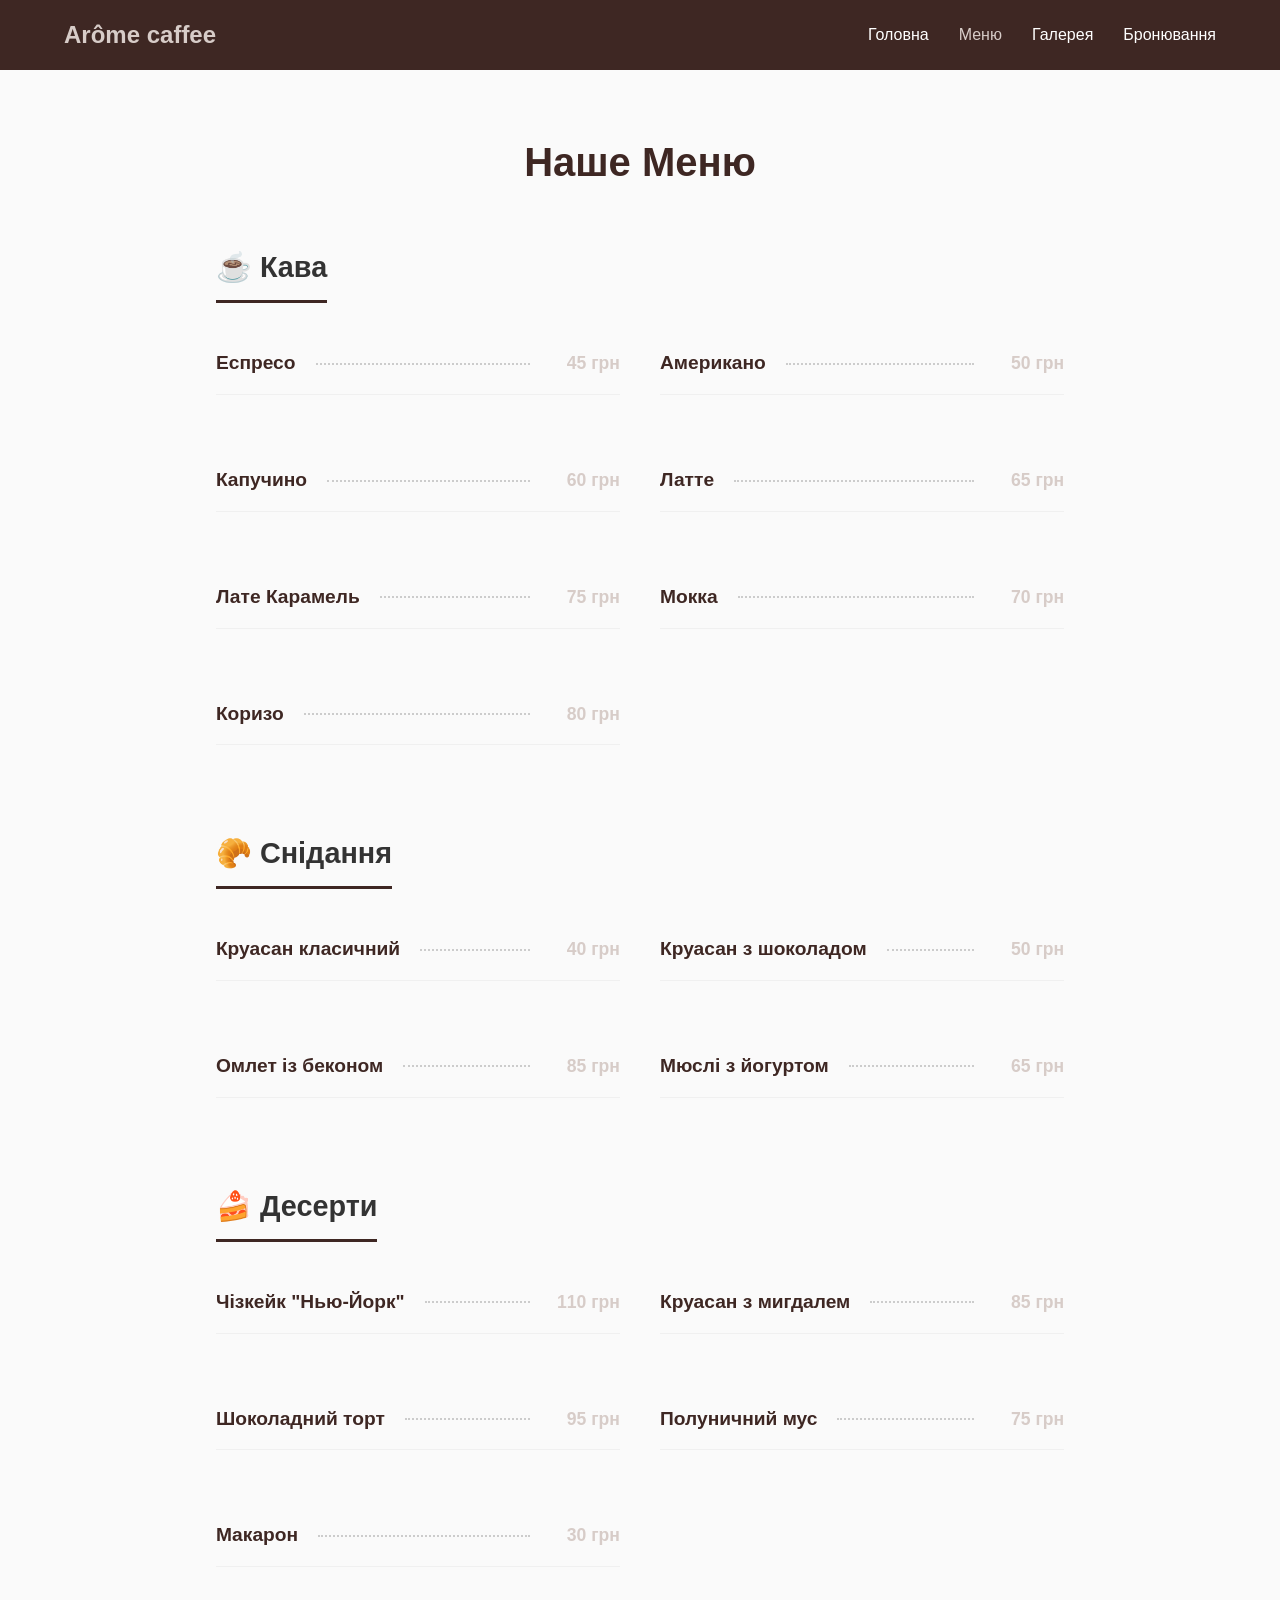
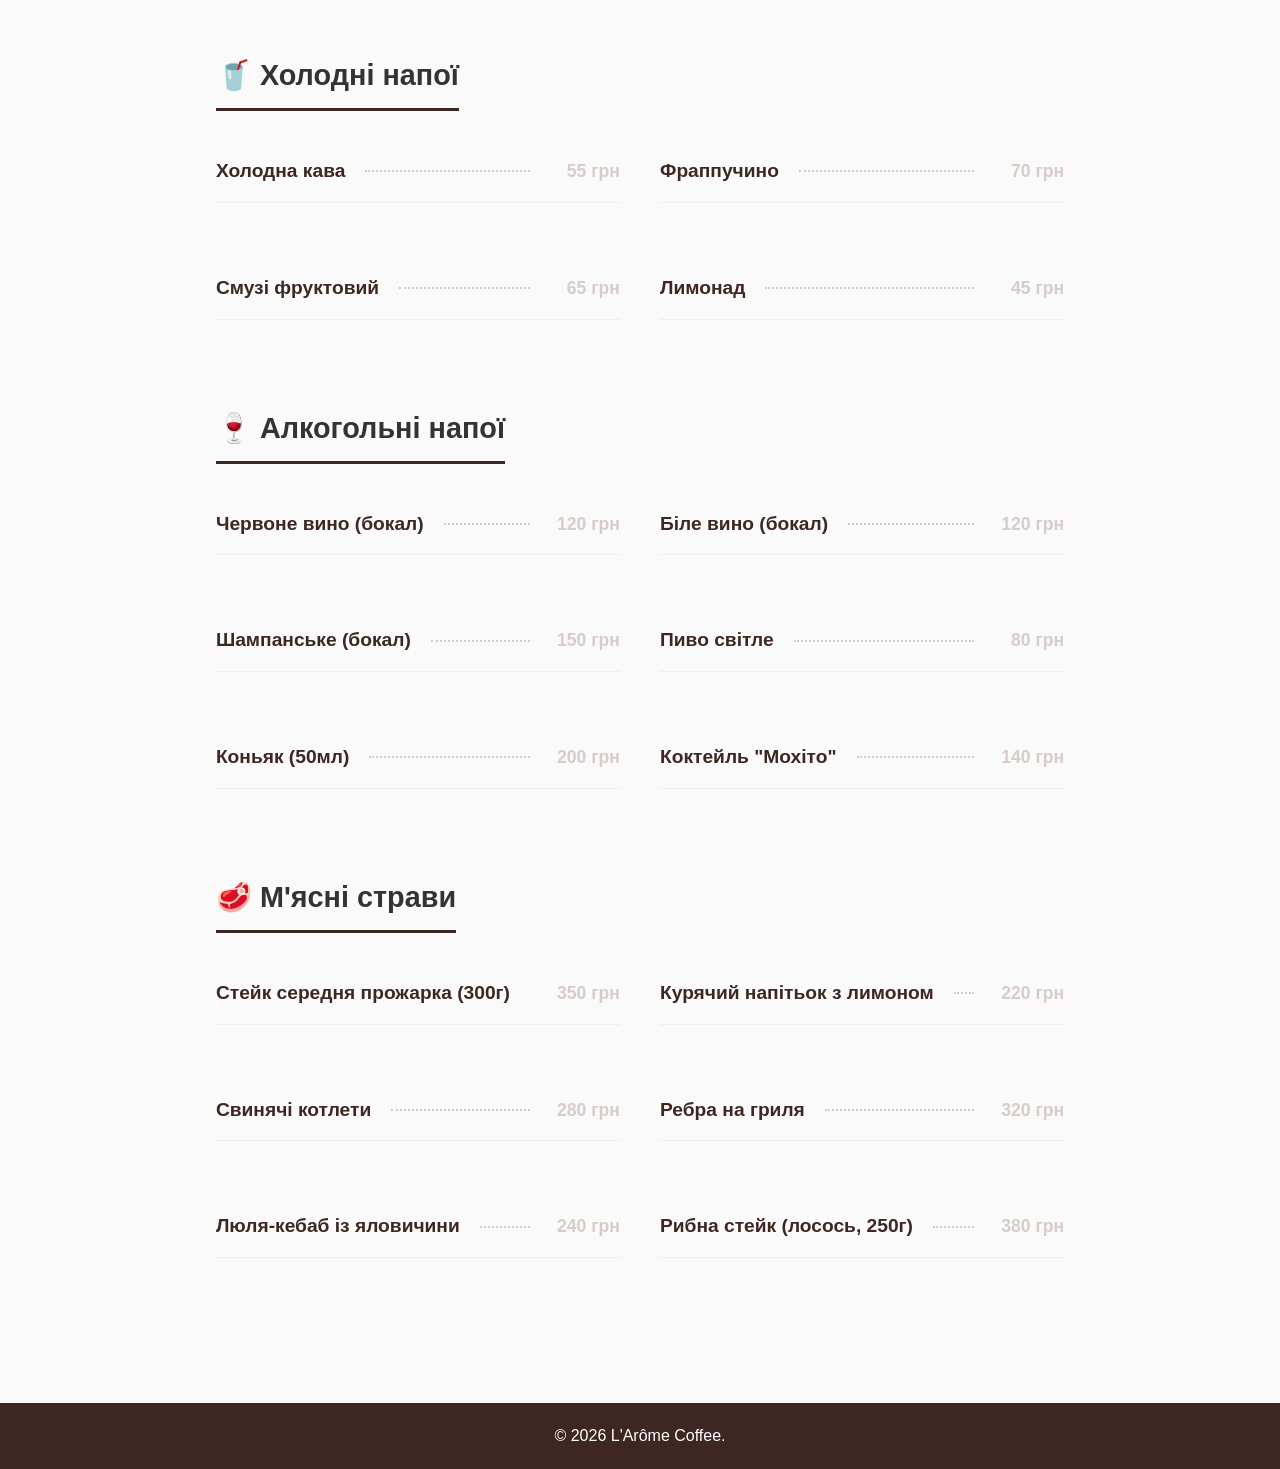
<file: menu.html>
<!DOCTYPE html>
<html lang="uk">
<head>
    <meta charset="UTF-8">
    <meta name="viewport" content="width=device-width, initial-scale=1.0">
    <title>Меню | Arôme caffee</title>
    <link rel="stylesheet" href="style.css">
</head>
<body>

    <header class="navbar">
        <div class="logo">Arôme caffee</div>
        <button class="hamburger" id="hamburger">
            <span></span>
            <span></span>
            <span></span>
        </button>
        <nav class="nav-menu" id="navMenu">
            <a href="index.html">Головна</a>
            <a href="menu.html" class="active">Меню</a>
            <a href="gallery.html">Галерея</a>
            <a href="booking.html">Бронювання</a>
        </nav>
    </header>

    <main class="menu-container">
        <h1>Наше Меню</h1>

        <section class="menu-section">
            <h2>☕ Кава</h2>
            <ul class="menu-list">
                <li class="menu-item">
                    <span class="dish-name">Еспресо</span>
                    <span class="dots"></span>
                    <span class="dish-price">45 грн</span>
                </li>
                <li class="menu-item">
                    <span class="dish-name">Американо</span>
                    <span class="dots"></span>
                    <span class="dish-price">50 грн</span>
                </li>
                <li class="menu-item">
                    <span class="dish-name">Капучино</span>
                    <span class="dots"></span>
                    <span class="dish-price">60 грн</span>
                </li>
                <li class="menu-item">
                    <span class="dish-name">Латте</span>
                    <span class="dots"></span>
                    <span class="dish-price">65 грн</span>
                </li>
                <li class="menu-item">
                    <span class="dish-name">Лате Карамель</span>
                    <span class="dots"></span>
                    <span class="dish-price">75 грн</span>
                </li>
                <li class="menu-item">
                    <span class="dish-name">Мокка</span>
                    <span class="dots"></span>
                    <span class="dish-price">70 грн</span>
                </li>
                <li class="menu-item">
                    <span class="dish-name">Коризо</span>
                    <span class="dots"></span>
                    <span class="dish-price">80 грн</span>
                </li>
            </ul>
        </section>

        <section class="menu-section">
            <h2>🥐 Снідання</h2>
            <ul class="menu-list">
                <li class="menu-item">
                    <span class="dish-name">Круасан класичний</span>
                    <span class="dots"></span>
                    <span class="dish-price">40 грн</span>
                </li>
                <li class="menu-item">
                    <span class="dish-name">Круасан з шоколадом</span>
                    <span class="dots"></span>
                    <span class="dish-price">50 грн</span>
                </li>
                <li class="menu-item">
                    <span class="dish-name">Омлет із беконом</span>
                    <span class="dots"></span>
                    <span class="dish-price">85 грн</span>
                </li>
                <li class="menu-item">
                    <span class="dish-name">Мюслі з йогуртом</span>
                    <span class="dots"></span>
                    <span class="dish-price">65 грн</span>
                </li>
            </ul>
        </section>

        <section class="menu-section">
            <h2>🍰 Десерти</h2>
            <ul class="menu-list">
                <li class="menu-item">
                    <span class="dish-name">Чізкейк "Нью-Йорк"</span>
                    <span class="dots"></span>
                    <span class="dish-price">110 грн</span>
                </li>
                <li class="menu-item">
                    <span class="dish-name">Круасан з мигдалем</span>
                    <span class="dots"></span>
                    <span class="dish-price">85 грн</span>
                </li>
                <li class="menu-item">
                    <span class="dish-name">Шоколадний торт</span>
                    <span class="dots"></span>
                    <span class="dish-price">95 грн</span>
                </li>
                <li class="menu-item">
                    <span class="dish-name">Полуничний мус</span>
                    <span class="dots"></span>
                    <span class="dish-price">75 грн</span>
                </li>
                <li class="menu-item">
                    <span class="dish-name">Макарон</span>
                    <span class="dots"></span>
                    <span class="dish-price">30 грн</span>
                </li>
            </ul>
        </section>

        <section class="menu-section">
            <h2>🥤 Холодні напої</h2>
            <ul class="menu-list">
                <li class="menu-item">
                    <span class="dish-name">Холодна кава</span>
                    <span class="dots"></span>
                    <span class="dish-price">55 грн</span>
                </li>
                <li class="menu-item">
                    <span class="dish-name">Фраппучино</span>
                    <span class="dots"></span>
                    <span class="dish-price">70 грн</span>
                </li>
                <li class="menu-item">
                    <span class="dish-name">Смузі фруктовий</span>
                    <span class="dots"></span>
                    <span class="dish-price">65 грн</span>
                </li>
                <li class="menu-item">
                    <span class="dish-name">Лимонад</span>
                    <span class="dots"></span>
                    <span class="dish-price">45 грн</span>
                </li>
            </ul>
        </section>

        <section class="menu-section">
            <h2>🍷 Алкогольні напої</h2>
            <ul class="menu-list">
                <li class="menu-item">
                    <span class="dish-name">Червоне вино (бокал)</span>
                    <span class="dots"></span>
                    <span class="dish-price">120 грн</span>
                </li>
                <li class="menu-item">
                    <span class="dish-name">Біле вино (бокал)</span>
                    <span class="dots"></span>
                    <span class="dish-price">120 грн</span>
                </li>
                <li class="menu-item">
                    <span class="dish-name">Шампанське (бокал)</span>
                    <span class="dots"></span>
                    <span class="dish-price">150 грн</span>
                </li>
                <li class="menu-item">
                    <span class="dish-name">Пиво світле</span>
                    <span class="dots"></span>
                    <span class="dish-price">80 грн</span>
                </li>
                <li class="menu-item">
                    <span class="dish-name">Коньяк (50мл)</span>
                    <span class="dots"></span>
                    <span class="dish-price">200 грн</span>
                </li>
                <li class="menu-item">
                    <span class="dish-name">Коктейль "Мохіто"</span>
                    <span class="dots"></span>
                    <span class="dish-price">140 грн</span>
                </li>
            </ul>
        </section>

        <section class="menu-section">
            <h2>🥩 М'яснi страви</h2>
            <ul class="menu-list">
                <li class="menu-item">
                    <span class="dish-name">Стейк середня прожарка (300г)</span>
                    <span class="dots"></span>
                    <span class="dish-price">350 грн</span>
                </li>
                <li class="menu-item">
                    <span class="dish-name">Курячий напітьок з лимоном</span>
                    <span class="dots"></span>
                    <span class="dish-price">220 грн</span>
                </li>
                <li class="menu-item">
                    <span class="dish-name">Свинячі котлети</span>
                    <span class="dots"></span>
                    <span class="dish-price">280 грн</span>
                </li>
                <li class="menu-item">
                    <span class="dish-name">Ребра на гриля</span>
                    <span class="dots"></span>
                    <span class="dish-price">320 грн</span>
                </li>
                <li class="menu-item">
                    <span class="dish-name">Люля-кебаб із яловичини</span>
                    <span class="dots"></span>
                    <span class="dish-price">240 грн</span>
                </li>
                <li class="menu-item">
                    <span class="dish-name">Рибна стейк (лосось, 250г)</span>
                    <span class="dots"></span>
                    <span class="dish-price">380 грн</span>
                </li>
            </ul>
        </section>
    </main>
    <footer>
        <p>&copy; 2026 L'Arôme Coffee.</p>
    </footer>
    <script src="script.js"></script>
</body>
</html>
</file>
<file: style.css>
:root {
    --primary-color: #3e2723; 
    --accent-color: #d7ccc8;  
    --text-color: #333;
    --bg-color: #fafafa;
}

* {
    box-sizing: border-box;
    margin: 0;
    padding: 0;
}

body {
    font-family: 'Segoe UI', Tahoma, Geneva, Verdana, sans-serif;
    background-color: var(--bg-color);
    color: var(--text-color);
    line-height: 1.6;
    display: flex;
    flex-direction: column;
    min-height: 100vh;
}

.navbar {
    display: flex;
    justify-content: space-between;
    align-items: center;
    padding: 1rem 5%;
    background-color: var(--primary-color);
    color: #fff;
    position: sticky;
    top: 0;
    z-index: 100;
}

.logo {
    font-size: 1.5rem;
    font-weight: bold;
    color: var(--accent-color);
}

.hamburger {
    display: none;
    flex-direction: column;
    background: none;
    border: none;
    cursor: pointer;
    padding: 8px;
}

.hamburger span {
    width: 25px;
    height: 3px;
    background-color: #fff;
    margin: 5px 0;
    transition: all 0.3s ease;
    border-radius: 2px;
}

.hamburger.active span:nth-child(1) {
    transform: rotate(45deg) translate(10px, 10px);
}

.hamburger.active span:nth-child(2) {
    opacity: 0;
}

.hamburger.active span:nth-child(3) {
    transform: rotate(-45deg) translate(10px, -10px);
}

.nav-menu {
    display: flex;
    gap: 30px;
}

.nav-menu a {
    color: #fff;
    text-decoration: none;
    font-weight: 500;
    transition: color 0.3s;
}

.nav-menu a:hover, .nav-menu a.active {
    color: var(--accent-color);
}

.parallax {
    background-image: url('./Img/pexels-haleyve-3968061.jpg'); 
    height: 100vh;
    background-attachment: fixed;
    background-position: center;
    background-repeat: no-repeat;
    background-size: cover;
    background-color: #3e2723;
    display: flex;
    align-items: center;
    justify-content: center;
    text-align: center;
}

.hero-content h1 {
    font-size: 3.5rem;
    color: #fff;
    text-shadow: 2px 2px 4px rgba(0,0,0,0.7);
    margin-bottom: 0.5rem;
}

.hero-content p {
    font-size: 1.5rem;
    color: #f0f0f0;
    margin-bottom: 2rem;
    text-shadow: 1px 1px 2px rgba(0,0,0,0.7);
}

.btn {
    display: inline-block;
    padding: 12px 30px;
    background-color: var(--accent-color);
    color: var(--primary-color);
    text-decoration: none;
    font-weight: bold;
    border-radius: 4px;
    transition: background 0.3s;
    border: none;
    cursor: pointer;
}

.btn:hover {
    background-color: #fff;
}

footer {
    background-color: var(--primary-color);
    color: #fff;
    text-align: center;
    padding: 20px 0;
    margin-top: auto;
}

.content-block {
    max-width: 900px;
    margin: 40px auto;
    padding: 0 20px;
    flex: 1;
}

.menu-container {
    max-width: 1000px;
    margin: 60px auto;
    padding: 0 20px;
    flex: 1;
}

.menu-container h1 {
    font-size: 2.5rem;
    color: var(--primary-color);
    margin-bottom: 50px;
    text-align: center;
    font-weight: 700;
}

.menu-section {
    margin-bottom: 60px;
}

.menu-section h2 {
    border-bottom: 3px solid var(--primary-color);
    display: inline-block;
    margin-bottom: 30px;
    padding-bottom: 10px;
    font-size: 1.8rem;
    font-weight: 700;
}

.menu-list {
    list-style: none;
    display: grid;
    grid-template-columns: 1fr 1fr;
    gap: 30px 40px;
}

.menu-item {
    display: flex;
    align-items: baseline;
    margin-bottom: 25px;
    padding: 15px 0;
    border-bottom: 1px solid #f0f0f0;
}

.dish-name {
    font-weight: bold;
    padding-right: 10px;
    font-size: 1.2rem;
    color: var(--primary-color);
}

.dots {
    flex: 1;
    border-bottom: 2px dotted #ccc;
    margin: 0 10px;
    min-height: 0;
    align-self: center;
}

.dish-price {
    font-weight: bold;
    padding-left: 10px;
    color: var(--accent-color);
    font-size: 1.1rem;
    min-width: 80px;
    text-align: right;
}

.gallery-container {
    padding: 40px 5%;
    text-align: center;
    flex: 1;
}

.gallery-grid {
    display: grid;
    grid-template-columns: repeat(auto-fit, minmax(300px, 1fr)); 
    gap: 30px;
    margin-top: 30px;
}

.gallery-item {
    border-radius: 12px;
    overflow: hidden;
    box-shadow: 0 4px 12px rgba(0, 0, 0, 0.1);
    transition: transform 0.3s, box-shadow 0.3s;
    padding: 8px;
    background: #fff;
}

.gallery-item:hover {
    transform: translateY(-8px);
    box-shadow: 0 8px 20px rgba(0, 0, 0, 0.15);
}

.gallery-item img {
    width: 100%;
    height: 300px;
    object-fit: cover;
    border-radius: 8px;
    transition: transform 0.3s;
}

.gallery-item img:hover {
    transform: scale(1.05);
}

.booking-section {
    flex: 1;
    min-height: 500px;
    display: flex;
    align-items: center;
    justify-content: center;
    padding: 40px 20px;
}

.booking-form-container {
    background: linear-gradient(180deg, #ffffff 0%, #fcf9f7 100%);
    padding: 60px 50px;
    border-radius: 20px;
    width: 100%;
    max-width: 520px;
    box-shadow: 0 15px 50px rgba(62, 39, 35, 0.25),
                0 0 1px rgba(62, 39, 35, 0.1);
    border: 1px solid rgba(215, 204, 200, 0.6);
    backdrop-filter: blur(10px);
}

.booking-form-container h2 {
    color: var(--primary-color);
    margin-bottom: 15px;
    text-align: center;
    font-size: 2.2rem;
    font-weight: 700;
    letter-spacing: -0.5px;
}

.form-description {
    text-align: center;
    color: #999;
    font-size: 0.95rem;
    margin-bottom: 30px;
    font-style: italic;
}

.form-group {
    margin-bottom: 6px;
    text-align: left;
}

.form-row {
    display: grid;
    grid-template-columns: 1fr 1fr;
    gap: 20px;
    margin-bottom: 24px;
}

.form-group-half {
    margin-bottom: 0;
}

.form-group label {
    display: block;
    margin-bottom: 10px;
    font-weight: 650;
    color: var(--primary-color);
    font-size: 0.98rem;
    letter-spacing: 0.3px;
}

.form-error {
    display: block;
    color: #d32f2f;
    font-size: 0.85rem;
    margin-top: 5px;
    min-height: 16px;
}

.form-checkbox {
    display: flex;
    align-items: center;
    gap: 12px;
    margin-top: 50PX;
}

.form-checkbox input[type="checkbox"] {
    width: 20px;
    height: 20px;
    cursor: pointer;
    accent-color: var(--accent-color);
}

.checkbox-label {
    margin: 0;
    font-size: 0.9rem;
    cursor: pointer;
    font-weight: 500;
    color: var(--text-color);
}

input[type="text"],
input[type="number"],
input[type="date"],
input[type="time"] {
    width: 100%;
    padding: 14px 16px;
    border: 2px solid #e0d5ce;
    border-radius: 10px;
    font-size: 1rem;
    font-family: inherit;
    background: #fafaf8;
    transition: all 0.3s cubic-bezier(0.4, 0, 0.2, 1);
    color: var(--text-color);
}

input[type="text"]::placeholder,
input[type="number"]::placeholder {
    color: #b8a89f;
}

input[type="text"]:focus,
input[type="number"]:focus,
input[type="date"]:focus,
input[type="time"]:focus {
    outline: none;
    border-color: var(--accent-color);
    background: #fff;
    box-shadow: 0 0 0 4px rgba(215, 204, 200, 0.3),
                inset 0 0 0 1px rgba(62, 39, 35, 0.05);
}

input[type="date"],
input[type="time"] {
    cursor: pointer;
}
input[type="date"]::-webkit-calendar-picker-indicator,
input[type="time"]::-webkit-calendar-picker-indicator {
    cursor: pointer;
    color: var(--primary-color);
}
.guests-selector {
    display: flex;
    align-items: center;
    gap: 0;
    border: 2px solid #e0d5ce;
    border-radius: 10px;
    overflow: hidden;
    background: #fafaf8;
}

.guest-btn {
    background: var(--accent-color);
    border: none;
    padding: 12px 16px;
    font-size: 1.2rem;
    cursor: pointer;
    transition: all 0.3s;
    color: #fff;
    font-weight: bold;
}

.guest-btn:hover {
    background: #c9a896;
}

.guest-btn:active {
    transform: scale(0.95);
}

#guests {
    flex: 1;
    border: none;
    background: transparent;
    text-align: center;
    font-size: 1.2rem;
    font-weight: bold;
    color: var(--primary-color);
    padding: 12px 16px;
}

#guests:focus {
    outline: none;
}

.btn-full {
    width: 100%;
    padding: 16px 20px;
    font-size: 1.05rem;
    font-weight: 700;
    background: linear-gradient(135deg, var(--accent-color) 0%, #c9a896 100%);
    color: #fff;
    border: none;
    border-radius: 10px;
    cursor: pointer;
    transition: all 0.3s cubic-bezier(0.4, 0, 0.2, 1);
    box-shadow: 0 6px 20px rgba(62, 39, 35, 0.15);
    text-transform: uppercase;
    letter-spacing: 0.8px;
    position: relative;
    overflow: hidden;
}

.btn-full::before {
    content: '';
    position: absolute;
    top: 0;
    left: -100%;
    width: 100%;
    height: 100%;
    background: rgba(255, 255, 255, 0.2);
    transition: left 0.3s ease;
}

.btn-full:hover::before {
    left: 100%;
}

.btn-full:hover {
    background: linear-gradient(135deg, #e8d7d0 0%, #d7ccc8 100%);
    transform: translateY(-3px);
    box-shadow: 0 10px 30px rgba(62, 39, 35, 0.25);
    color: var(--primary-color);
}

.btn-full:active {
    transform: translateY(-1px);
    box-shadow: 0 6px 15px rgba(62, 39, 35, 0.2);
}

/* --- Адаптивність (Mobile) --- */
@media (max-width: 768px) {
    .navbar {
        flex-direction: row;
        justify-content: space-between;
        align-items: center;
    }

    .hamburger {
        display: flex;
        order: 2;
    }

    .logo {
        order: 1;
    }

    .nav-menu {
        order: 3;
        position: fixed;
        left: -100%;
        top: 60px;
        flex-direction: column;
        background-color: var(--primary-color);
        width: 100%;
        text-align: center;
        transition: 0.3s;
        box-shadow: 0 10px 27px rgba(0, 0, 0, 0.05);
        padding: 20px 0;
        gap: 0;
    }

    .nav-menu.active {
        left: 0;
    }

    .nav-menu a {
        display: block;
        padding: 15px 0;
        transition: background-color 0.3s;
    }

    .nav-menu a:hover {
        background-color: rgba(215, 204, 200, 0.1);
    }

    .hero-content h1 {
        font-size: 2.2rem;
    }

    .booking-form-container {
        padding: 40px 25px;
        max-width: 100%;
    }

    .booking-form-container h2 {
        font-size: 1.6rem;
    }

    .form-description {
        font-size: 0.85rem;
        margin-bottom: 25px;
    }

    .form-row {
        grid-template-columns: 1fr;
        gap: 15px;
        margin-bottom: 20px;
    }

    .form-group {
        margin-bottom: 20px;
    }

    .form-group label {
        font-size: 0.9rem;
    }

    input[type="text"],
    input[type="number"],
    input[type="date"],
    input[type="time"] {
        padding: 12px 14px;
        font-size: 16px;
    }

    .guests-selector {
        height: 44px;
    }

    .guest-btn {
        padding: 10px 14px;
        font-size: 1.1rem;
    }

    #guests {
        padding: 10px 12px;
        font-size: 1.1rem;
    }

    .btn-full {
        padding: 14px 16px;
        font-size: 0.95rem;
        letter-spacing: 0.5px;
    }

    .gallery-grid {
        gap: 20px;
        grid-template-columns: repeat(auto-fit, minmax(250px, 1fr));
    }

    .gallery-item {
        padding: 6px;
    }

    .gallery-item img {
        height: 250px;
    }

    /* Адаптація меню: перетворення списку на картки */
    .menu-container h1 {
        font-size: 1.8rem;
        margin-bottom: 30px;
    }

    .menu-section {
        margin-bottom: 40px;
    }

    .menu-list {
        grid-template-columns: 1fr;
        gap: 15px 20px;
    }

    .menu-section h2 {
        font-size: 1.4rem;
        margin-bottom: 20px;
        padding-bottom: 8px;
    }

    .menu-item {
        flex-direction: column;
        align-items: flex-start;
        background: #fff;
        border: 2px solid #eee;
        padding: 20px;
        border-radius: 12px;
        box-shadow: 0 2px 8px rgba(0,0,0,0.08);
        margin-bottom: 20px;
        border-bottom: none;
    }

    .dish-name {
        font-size: 1.1rem;
        margin-bottom: 10px;
    }

    .dots {
        display: none;
    }

    .dish-price {
        align-self: flex-end;
        background-color: var(--accent-color);
        padding: 8px 16px;
        border-radius: 6px;
        color: #fff;
        font-size: 1rem;
        text-align: center;
        min-width: auto;
    }

    .dots {
        display: none;
    }

    .dish-name {
        font-size: 1.2rem;
        margin-bottom: 5px;
        color: var(--primary-color);
    }
    
    .dish-price {
        align-self: flex-end;
        background-color: var(--accent-color);
        padding: 5px 10px;
        border-radius: 4px;
        color: #333;
    }
}
</file>
